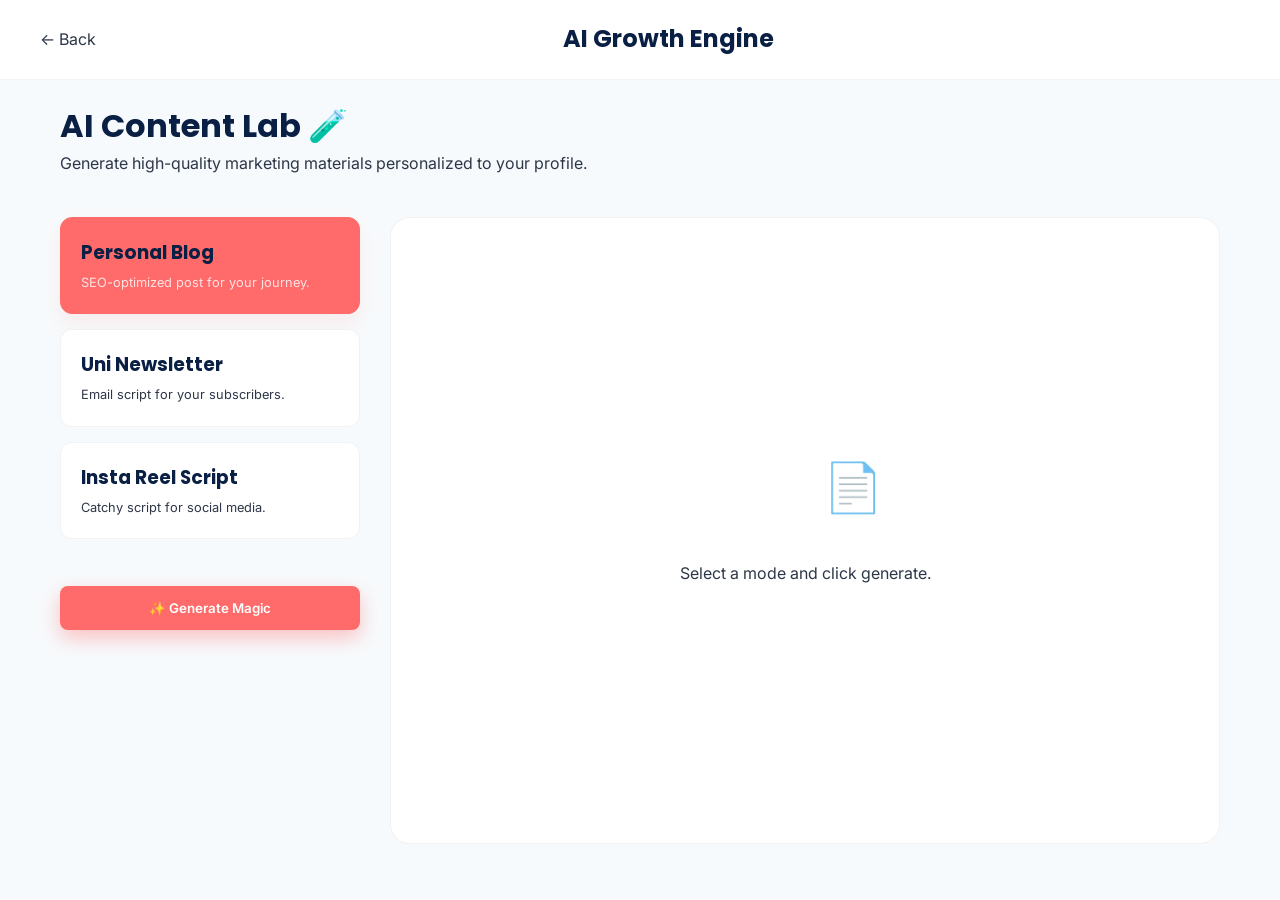
<file: frontend/content-lab.html>
<!DOCTYPE html>
<html lang="en">
<head>
    <meta charset="UTF-8">
    <meta name="viewport" content="width=device-width, initial-scale=1.0">
    <title>AI Content Lab - EduPath AI</title>
    <link rel="stylesheet" href="css/style.css">
    <script src="js/api.js"></script>
    <script src="js/auth.js"></script>
    <style>
        .lab-layout { display: flex; gap: 30px; margin-top: 40px; }
        .lab-sidebar { width: 300px; display: flex; flex-direction: column; gap: 15px; }
        .lab-main { flex: 1; min-height: 500px; }
        .mode-btn { 
            padding: 20px; border-radius: 12px; background: var(--white); border: 1px solid rgba(0,0,0,0.05);
            cursor: pointer; transition: all 0.3s; text-align: left;
        }
        .mode-btn:hover, .mode-btn.active { border-color: var(--secondary); box-shadow: 0 10px 20px rgba(255,107,107,0.1); }
        .mode-btn.active { background: var(--secondary); color: white; }
        .mode-btn.active p { color: white; opacity: 0.8; }
        
        .content-display { 
            background: var(--white); border-radius: 20px; padding: 40px; 
            min-height: 400px; border: 1px solid rgba(0,0,0,0.05); white-space: pre-wrap;
            font-family: 'Inter', sans-serif; line-height: 1.8; color: var(--neutral-dark);
        }
    </style>
</head>
<body style="background: var(--neutral-light);">

    <nav class="navbar">
        <div class="logo"><a href="dashboard.html">← Back</a></div>
        <div class="logo"><h2>AI Growth Engine</h2></div>
        <div></div>
    </nav>

    <div style="padding-top: 100px;" class="container">
        <div class="fade-in">
            <h1>AI Content Lab 🧪</h1>
            <p>Generate high-quality marketing materials personalized to your profile.</p>
        </div>

        <div class="lab-layout">
            <aside class="lab-sidebar fade-in">
                <div class="mode-btn active" onclick="setMode('blog', this)">
                    <h3 style="margin-bottom:5px;">Personal Blog</h3>
                    <p style="font-size: 0.8rem; color:var(--text-muted);">SEO-optimized post for your journey.</p>
                </div>
                <div class="mode-btn" onclick="setMode('newsletter', this)">
                    <h3 style="margin-bottom:5px;">Uni Newsletter</h3>
                    <p style="font-size: 0.8rem; color:var(--text-muted);">Email script for your subscribers.</p>
                </div>
                <div class="mode-btn" onclick="setMode('reel', this)">
                    <h3 style="margin-bottom:5px;">Insta Reel Script</h3>
                    <p style="font-size: 0.8rem; color:var(--text-muted);">Catchy script for social media.</p>
                </div>
                
                <button id="genBtn" class="btn btn-primary w-full mt-8" onclick="generate()">✨ Generate Magic</button>
            </aside>

            <main class="lab-main fade-in" style="animation-delay: 0.2s;">
                <div id="contentBox" class="content-display">
                    <div style="text-align:center; padding: 100px; color: var(--text-muted);">
                        <span style="font-size: 3rem;">📄</span>
                        <p>Select a mode and click generate.</p>
                    </div>
                </div>
            </main>
        </div>
    </div>

    <script>
        let currentMode = 'blog';

        function setMode(mode, btn) {
            currentMode = mode;
            document.querySelectorAll('.mode-btn').forEach(b => b.classList.remove('active'));
            btn.classList.add('active');
        }

        async function generate() {
            const studentId = auth.getStudentId();
            const btn = document.getElementById('genBtn');
            const box = document.getElementById('contentBox');

            btn.disabled = true;
            btn.innerText = "Writing...";
            box.style.opacity = "0.5";

            const res = await api.generateContent({
                student_id: parseInt(studentId),
                content_type: currentMode
            });

            btn.disabled = false;
            btn.innerText = "✨ Generate Magic";
            box.style.opacity = "1";

            if (res.content) {
                box.innerText = res.content;
            } else {
                box.innerText = "Error: " + (res.error || "Generation failed.");
            }
        }
    </script>
</body>
</html>
</file>
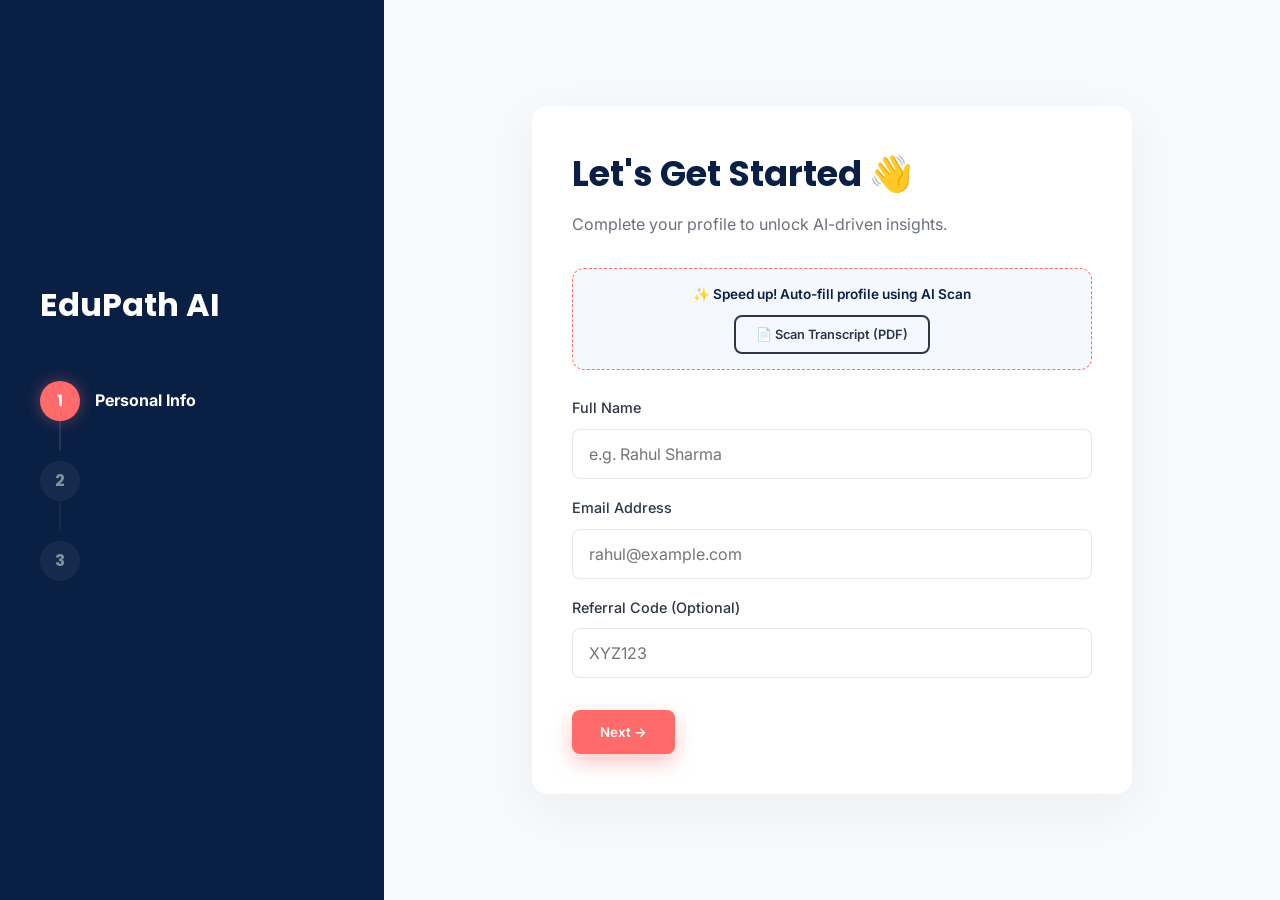
<file: frontend/dashboard.html>
<!DOCTYPE html>
<html lang="en">
<head>
    <meta charset="UTF-8">
    <meta name="viewport" content="width=device-width, initial-scale=1.0">
    <title>Mission Control - EduPath AI</title>
    <link href="https://fonts.googleapis.com/css2?family=Plus+Jakarta+Sans:wght@400;500;600;700;800&display=swap" rel="stylesheet">
    <script src="js/auth.js"></script>
    <script>auth.checkAuthAndRedirect();</script>
    <style>
        :root {
            --bg-main: #f8fafc;
            --sidebar-bg: rgba(255, 255, 255, 0.8);
            --primary: #3b82f6;
            --glass-card: rgba(255, 255, 255, 0.4);
            --glass-border: rgba(255, 255, 255, 0.6);
            --text-dark: #0f172a;
            --text-muted: #64748b;
            --accent: #6366f1;
        }

        * { margin: 0; padding: 0; box-sizing: border-box; font-family: 'Plus Jakarta Sans', sans-serif; }
        
        body {
            background-color: var(--bg-main);
            color: var(--text-dark);
            display: flex;
            min-height: 100vh;
            overflow-x: hidden;
            position: relative;
        }

        /* LIGHT MODE DYNAMIC BLOBS */
        .bg-blobs {
            position: fixed; top: 0; left: 0; right: 0; bottom: 0;
            z-index: -1; filter: blur(100px);
            background: linear-gradient(135deg, #f0f9ff 0%, #e0f2fe 100%);
        }
        .blob { position: absolute; border-radius: 50%; animation: move 20s infinite alternate; opacity: 0.5; }
        .blob-1 { width: 500px; height: 500px; background: #93c5fd; top: -100px; left: -100px; animation-duration: 25s; }
        .blob-2 { width: 400px; height: 400px; background: #c4b5fd; bottom: -50px; right: 10%; animation-duration: 30s; }
        .blob-3 { width: 300px; height: 300px; background: #fda4af; top: 20%; right: -50px; animation-duration: 20s; }

        @keyframes move {
            from { transform: translate(0, 0) scale(1.1); }
            to { transform: translate(80px, 80px) scale(1.3); }
        }

        /* SIDEBAR LIGHT GLASS */
        .sidebar {
            width: 280px;
            background: var(--sidebar-bg);
            backdrop-filter: blur(40px);
            border-right: 1px solid var(--glass-border);
            padding: 40px 24px;
            display: flex; flex-direction: column;
            z-index: 10;
            position: fixed;
            height: 100vh;
            transition: transform 0.3s ease;
        }

        .logo-area { display: flex; align-items: center; gap: 12px; margin-bottom: 60px; }
        .logo-icon {
            width: 42px; height: 42px; background: linear-gradient(135deg, #3b82f6, #6366f1);
            border-radius: 12px; display: flex; align-items: center; justify-content: center;
            font-weight: 800; color: white; box-shadow: 0 10px 20px rgba(59, 130, 246, 0.2);
            position: relative;
        }
        .logo-text { font-size: 1.5rem; font-weight: 800; letter-spacing: -1px; color: var(--text-dark); }

        .nav-link {
            padding: 16px 20px; border-radius: 16px; margin-bottom: 8px;
            display: flex; align-items: center; gap: 14px;
            color: var(--text-muted); font-weight: 600; font-size: 0.95rem;
            transition: all 0.3s cubic-bezier(0.4, 0, 0.2, 1);
            text-decoration: none;
        }
        .nav-link:hover, .nav-link.active {
            background: rgba(0, 0, 0, 0.03);
            color: var(--text-dark);
            transform: translateX(5px);
        }
        .nav-link.active { background: rgba(59, 130, 246, 0.08); color: var(--primary); }

        /* MAIN DASHBOARD LIGHT */
        .main-container { 
            flex: 1; 
            margin-left: 280px;
            padding: 40px 60px; 
            z-index: 1; 
            max-width: 1600px;
        }
        
        .top-bar { display: flex; justify-content: space-between; align-items: center; margin-bottom: 50px; flex-wrap: wrap; gap: 20px; }
        .welcome-text h1 { font-size: 2.8rem; font-weight: 800; letter-spacing: -2px; color: var(--text-dark); }
        .welcome-text p { color: var(--text-muted); font-weight: 600; font-size: 0.8rem; text-transform: uppercase; letter-spacing: 1px; }

        .header-actions { display: flex; gap: 20px; align-items: center; flex-wrap: wrap; }
        .pill-stat {
            background: rgba(255,255,255,0.6); border: 1px solid var(--glass-border);
            padding: 10px 20px; border-radius: 40px;
            display: flex; align-items: center; gap: 10px;
            font-weight: 700; color: var(--text-dark);
            backdrop-filter: blur(10px);
            box-shadow: 0 4px 12px rgba(0,0,0,0.03);
        }

        /* BENTO GRID LIGHT GLASS */
        .bento-grid {
            display: grid;
            grid-template-columns: repeat(3, 1fr);
            grid-auto-rows: minmax(200px, auto);
            gap: 24px;
        }

        .glass-card {
            background: var(--glass-card);
            border: 1px solid var(--glass-border);
            backdrop-filter: blur(20px);
            border-radius: 32px;
            padding: 32px;
            position: relative;
            overflow: hidden;
            transition: all 0.4s cubic-bezier(0.4, 0, 0.2, 1);
            display: flex; flex-direction: column;
            box-shadow: 0 10px 40px rgba(0,0,0,0.02);
            min-height: 200px;
        }
        .glass-card:hover {
            transform: translateY(-8px);
            background: rgba(255, 255, 255, 0.6);
            border-color: rgba(255,255,255,0.8);
            box-shadow: 0 32px 64px rgba(0,0,0,0.08);
        }

        .card-large { grid-column: span 2; grid-row: span 2; }
        .card-tall { grid-row: span 2; }

        .card-icon {
            font-size: 3rem; margin-bottom: 24px;
            filter: drop-shadow(0 10px 20px rgba(0,0,0,0.05));
        }

        .glass-card h3 { font-size: 1.4rem; font-weight: 800; margin-bottom: 12px; color: var(--text-dark); letter-spacing: -0.5px; }
        .glass-card p { font-size: 0.95rem; color: var(--text-muted); line-height: 1.6; margin-bottom: 24px; flex-grow: 0; font-weight: 500; }

        .action-btn {
            background: var(--text-dark);
            color: white; padding: 14px; border-radius: 18px;
            font-weight: 700; text-align: center; text-decoration: none;
            transition: all 0.3s;
            margin-top: auto;
        }
        .action-btn:hover { transform: translateY(-3px); box-shadow: 0 10px 20px rgba(0,0,0,0.1); }

        .btn-outline {
            background: transparent; border: 1px solid rgba(0,0,0,0.1);
            color: var(--text-dark);
        }
        .btn-outline:hover { background: rgba(0,0,0,0.05); }

        /* PROGRESS RING LIGHT */
        .ring-container { position: absolute; top: 32px; right: 32px; width: 100px; height: 100px; }
        .ring-svg { transform: rotate(-90deg); }
        .ring-bg { fill: none; stroke: rgba(0,0,0,0.05); stroke-width: 8; }
        .ring-val { fill: none; stroke: var(--primary); stroke-width: 8; stroke-dasharray: 251.2; stroke-dashoffset: 60; stroke-linecap: round; transition: all 1s ease-out; }

        .reward-tag {
            background: #fef3c7; color: #92400e; font-weight: 800; font-size: 0.7rem;
            padding: 6px 14px; border-radius: 20px; position: absolute; top: 16px; right: 16px;
            text-transform: uppercase; letter-spacing: 1px; border: 1px solid #fde68a;
        }

        .status-badge {
            display: inline-flex; align-items: center; gap: 8px;
            padding: 6px 12px; border-radius: 20px;
            background: rgba(16, 185, 129, 0.1);
            color: #059669; font-size: 0.8rem; font-weight: 800;
        }
        .pulse { width: 8px; height: 8px; background: #10b981; border-radius: 50%; animation: pulse 2s infinite; }
        @keyframes pulse { 0% { opacity: 1; transform: scale(1); } 50% { opacity: 0.5; transform: scale(1.3); } 100% { opacity: 1; transform: scale(1); } }

        /* MOBILE MENU TOGGLE */
        .menu-toggle {
            display: none;
            position: fixed; top: 20px; right: 20px; z-index: 100;
            background: var(--primary); color: white;
            border: none; width: 48px; height: 48px; border-radius: 12px;
            align-items: center; justify-content: center;
            box-shadow: 0 10px 20px rgba(59, 130, 246, 0.3);
            cursor: pointer;
        }

        /* RESPONSIVE QUERIES */
        @media (max-width: 1200px) {
            .bento-grid { grid-template-columns: repeat(2, 1fr); }
            .main-container { padding: 40px; }
        }

        @media (max-width: 900px) {
            .sidebar { transform: translateX(-100%); }
            .sidebar.active { transform: translateX(0); }
            .main-container { margin-left: 0; padding: 80px 24px 40px; }
            .menu-toggle { display: flex; }
            .welcome-text h1 { font-size: 2.2rem; }
        }

        @media (max-width: 600px) {
            .bento-grid { grid-template-columns: 1fr; grid-auto-rows: auto; }
            .card-large, .card-tall { grid-column: span 1; grid-row: span 1; }
            .top-bar { flex-direction: column; align-items: flex-start; }
            .header-actions { width: 100%; justify-content: space-between; }
            .welcome-text h1 { font-size: 1.8rem; }
            .ring-container { position: relative; top: 0; right: 0; margin-bottom: 20px; width: 80px; height: 80px; }
            .ring-svg { width: 80px; height: 80px; }
            .glass-card { padding: 24px; }
        }
    </style>
</head>
<body>

    <button class="menu-toggle" id="menuToggle">
        <svg width="24" height="24" viewBox="0 0 24 24" fill="none" stroke="currentColor" stroke-width="2"><line x1="3" y1="12" x2="21" y2="12"></line><line x1="3" y1="6" x2="21" y2="6"></line><line x1="3" y1="18" x2="21" y2="18"></line></svg>
    </button>

    <div class="bg-blobs">
        <div class="blob blob-1"></div>
        <div class="blob blob-2"></div>
        <div class="blob blob-3"></div>
    </div>

    <aside class="sidebar">
        <div class="logo-area">
            <div class="logo-icon">E</div>
            <div class="logo-text">EduPath<span style="color:var(--primary);">AI</span></div>
        </div>

        <nav>
            <a href="#" class="nav-link active">
                <svg width="20" height="20" viewBox="0 0 24 24" fill="none" stroke="currentColor" stroke-width="2"><rect x="3" y="3" width="7" height="7"></rect><rect x="14" y="3" width="7" height="7"></rect><rect x="14" y="14" width="7" height="7"></rect><rect x="3" y="14" width="7" height="7"></rect></svg>
                Core Control
            </a>
            <a href="navigator.html" class="nav-link">
                <svg width="20" height="20" viewBox="0 0 24 24" fill="none" stroke="currentColor" stroke-width="2"><polygon points="3 11 22 2 13 21 11 13 3 11"></polygon></svg>
                Career Radar
            </a>
            <a href="timeline.html" class="nav-link">
                <svg width="20" height="20" viewBox="0 0 24 24" fill="none" stroke="currentColor" stroke-width="2"><rect x="3" y="4" width="18" height="18" rx="2" ry="2"></rect><line x1="16" y1="2" x2="16" y2="6"></line><line x1="8" y1="2" x2="8" y2="6"></line><line x1="3" y1="10" x2="21" y2="10"></line></svg>
                Journey Roadmap
            </a>
            <a href="chat.html" class="nav-link">
                <svg width="20" height="20" viewBox="0 0 24 24" fill="none" stroke="currentColor" stroke-width="2"><path d="M21 15a2 2 0 0 1-2 2H7l-4 4V5a2 2 0 0 1 2-2h14a2 2 0 0 1 2 2z"></path></svg>
                AI Mentor
            </a>
            <a href="sop-reviewer.html" class="nav-link">
                <svg width="20" height="20" viewBox="0 0 24 24" fill="none" stroke="currentColor" stroke-width="2"><path d="M11 4H4a2 2 0 0 0-2 2v14a2 2 0 0 0 2 2h14a2 2 0 0 0 2-2v-7"></path><path d="M18.5 2.5a2.121 2.121 0 0 1 3 3L12 15l-4 1 1-4 9.5-9.5z"></path></svg>
                SOP Intel
            </a>
            <a href="content-lab.html" class="nav-link">

                <svg width="20" height="20" viewBox="0 0 24 24" fill="none" stroke="currentColor" stroke-width="2"><path d="M12 19l7-7 3 3-7 7-3-3z"></path><path d="M18 13l-1.5-7.5L2 2l3.5 14.5L13 18l5-5z"></path><path d="M2 2l7.5 1.5"></path><path d="M7 11l5-5"></path></svg>
                Content Lab
            </a>
            <a href="roi.html" class="nav-link">

                <svg width="20" height="20" viewBox="0 0 24 24" fill="none" stroke="currentColor" stroke-width="2"><line x1="18" y1="20" x2="18" y2="10"></line><line x1="12" y1="20" x2="12" y2="4"></line><line x1="6" y1="20" x2="6" y2="14"></line></svg>
                ROI Intel
            </a>
            <a href="login.html" onclick="auth.logout()" class="nav-link" style="margin-top: auto; color: #ef4444;">
                <svg width="20" height="20" viewBox="0 0 24 24" fill="none" stroke="currentColor" stroke-width="2"><path d="M9 21H5a2 2 0 0 1-2-2V5a2 2 0 0 1 2-2h4"></path><polyline points="16 17 21 12 16 7"></polyline><line x1="21" y1="12" x2="9" y2="12"></line></svg>
                Disconnect
            </a>
        </nav>
    </aside>

    <main class="main-container">
        <div class="top-bar">
            <div class="welcome-text">
                <p>Mission Status: Online</p>
                <h1>Welcome, <span id="userName" style="color:var(--primary);">Player</span></h1>
            </div>
            <div class="header-actions">
                <div class="pill-stat">
                    <span>✨</span> <span id="rewardPoints">0</span> <span style="font-size: 0.7rem; color: var(--text-muted); font-weight: 600;">POINTS</span>
                </div>
                <a href="profile.html" style="text-decoration:none;">
                    <div class="glass-card" style="padding: 8px 16px; border-radius: 40px; display: flex; align-items: center; gap: 12px; border-color: rgba(0,0,0,0.05);">
                        <div style="width:32px; height:32px; border-radius:12px; background:var(--primary); display:flex; align-items:center; justify-content:center; font-weight:800; color:white; font-size:0.8rem;">S</div>
                        <span style="font-size: 0.9rem; font-weight: 700; color: var(--text-dark);">Profile Settings</span>
                    </div>
                </a>
            </div>
        </div>

        <div class="bento-grid">
            
            <div class="glass-card card-large">
                <div class="reward-tag" style="background:#dcfce7; color:#166534; border-color:#bbf7d0;">98% Accuracy</div>
                <div class="card-icon">🔮</div>
                <h3>Admission Predictor</h3>
                <p>Our AI scans your unique profile against 24,000 global data points. Real-time probability scoring based on visa trends and university capacity.</p>
                
                <div class="ring-container">
                    <svg class="ring-svg" width="100" height="100">
                        <circle class="ring-bg" cx="50" cy="50" r="40"></circle>
                        <circle class="ring-val" id="probRing" cx="50" cy="50" r="40"></circle>
                    </svg>
                    <div style="position:absolute; top:50%; left:50%; transform:translate(-50%, -50%); font-weight:800; font-size:1.2rem; color:var(--text-dark);" id="probVal">75%</div>
                </div>

                <a href="predictor.html" class="action-btn" style="width: 220px;">Launch Forecast →</a>
            </div>

            <div class="glass-card card-tall" id="aiMentorCard" style="border-color: rgba(99, 102, 241, 0.2);">
                <div class="card-icon">🤖</div>
                <h3>AI Mentor <span id="proBadge" style="display:none; font-size: 0.7rem; background: var(--accent); color: white; padding: 2px 8px; border-radius: 10px; vertical-align: middle;">PRO</span></h3>
                <p id="aiCardText">Direct neural connection to your personal Llama-3.3 advisor. Get real-time answers for applications and career roadmaps.</p>
                
                <div class="status-badge" style="margin-bottom: 24px;">
                    <div class="pulse"></div>
                    <span id="aiStatusText">AI Ready</span>
                </div>

                <a href="chat.html" class="action-btn">Open Console</a>
            </div>

            <div class="glass-card">
                <div class="card-icon">📈</div>
                <h3>ROI Analyzer</h3>
                <p>Dynamic 10-year wealth progression based on country-specific salary data.</p>
                <a href="roi.html" class="nav-link" style="padding:0; color:var(--primary); font-size:0.9rem;">View Projections →</a>
            </div>

            <div class="glass-card">
                <div class="reward-tag">NEW PERK</div>
                <div class="card-icon">🏆</div>
                <h3>Rewards Store</h3>
                <p>Unlock Priority AI access and personalized reports with points.</p>
                <button onclick="redeemPoints(50)" id="unlockBtn" class="action-btn btn-outline" style="font-size:0.8rem;">Unlock Pro (50 pts)</button>
            </div>

            <div class="glass-card card-large">
                <div class="card-icon">🎁</div>
                <div style="display:flex; gap: 40px; align-items:flex-start; width:100%; flex-wrap: wrap;">
                    <div style="flex:1; min-width: 300px;">
                        <h3>Refer & Accelerate</h3>
                        <p>Expand the EduPath network and earn rewards. Every friend who joins using your link boosts your rank and grants you ✨ 50 Power Points.</p>
                        
                        <div style="display: grid; grid-template-columns: repeat(3, 1fr); gap: 12px; margin-bottom: 24px;">
                            <div style="background: rgba(59, 130, 246, 0.05); padding: 12px; border-radius: 16px; text-align: center; border: 1px solid rgba(59, 130, 246, 0.1);">
                                <div style="font-weight: 800; color: var(--primary); font-size: 1.2rem;" id="totalReferrals">0</div>
                                <div style="font-size: 0.65rem; font-weight: 700; color: var(--text-muted); text-transform: uppercase;">Friends Synced</div>
                            </div>
                            <div style="background: rgba(16, 185, 129, 0.05); padding: 12px; border-radius: 16px; text-align: center; border: 1px solid rgba(16, 185, 129, 0.1);">
                                <div style="font-weight: 800; color: #10b981; font-size: 1.2rem;">50</div>
                                <div style="font-size: 0.65rem; font-weight: 700; color: var(--text-muted); text-transform: uppercase;">Points / Ref</div>
                            </div>
                            <div style="background: rgba(99, 102, 241, 0.05); padding: 12px; border-radius: 16px; text-align: center; border: 1px solid rgba(99, 102, 241, 0.1);">
                                <div style="font-weight: 800; color: var(--accent); font-size: 1.2rem;">PRO</div>
                                <div style="font-size: 0.65rem; font-weight: 700; color: var(--text-muted); text-transform: uppercase;">Unlock Goal</div>
                            </div>
                        </div>

                        <div style="background: rgba(255,255,255,0.6); padding: 18px; border-radius: 20px; border: 1px solid var(--glass-border); display:flex; justify-content:space-between; align-items:center; box-shadow: inset 0 2px 4px rgba(0,0,0,0.02);">
                            <code id="displayReferralCode" style="font-size: 1.1rem; font-weight: 800; color: var(--primary); letter-spacing: 2px;">FETCHING...</code>
                            <button onclick="copyReferralLink()" class="action-btn" style="padding: 10px 24px; margin-top: 0;">Copy Link</button>
                        </div>
                    </div>

                    <div style="width: 280px;">
                        <h4 style="font-size: 0.8rem; text-transform: uppercase; letter-spacing: 1px; color: var(--text-muted); margin-bottom: 16px;">How it Works</h4>
                        <div style="display: flex; flex-direction: column; gap: 12px;">
                            <div style="display: flex; gap: 12px; align-items: center;">
                                <div style="width: 28px; height: 28px; border-radius: 8px; background: var(--primary); color: white; display: flex; align-items: center; justify-content: center; font-weight: 800; font-size: 0.8rem;">1</div>
                                <span style="font-size: 0.85rem; font-weight: 600;">Share your unique link</span>
                            </div>
                            <div style="display: flex; gap: 12px; align-items: center;">
                                <div style="width: 28px; height: 28px; border-radius: 8px; background: var(--primary); color: white; display: flex; align-items: center; justify-content: center; font-weight: 800; font-size: 0.8rem;">2</div>
                                <span style="font-size: 0.85rem; font-weight: 600;">Friends sync their profile</span>
                            </div>
                            <div style="display: flex; gap: 12px; align-items: center;">
                                <div style="width: 28px; height: 28px; border-radius: 8px; background: var(--primary); color: white; display: flex; align-items: center; justify-content: center; font-weight: 800; font-size: 0.8rem;">3</div>
                                <span style="font-size: 0.85rem; font-weight: 600;">Instantly earn 50 points</span>
                            </div>
                            <div style="display: flex; gap: 12px; align-items: center; margin-top: 8px; padding-top: 8px; border-top: 1px solid rgba(0,0,0,0.05);">
                                <div style="font-size: 1.2rem;">✨</div>
                                <span style="font-size: 0.8rem; font-weight: 500; color: var(--text-muted);">Points can be used to unlock <strong style="color:var(--text-dark);">AI Pro Advisor</strong>.</span>
                            </div>
                        </div>
                    </div>
                </div>
            </div>

            <div class="glass-card">
                <div class="card-icon">🏦</div>
                <h3>Loan Gateway</h3>
                <p>Instant bank eligibility checks and EMI parsing.</p>
                <a href="loan.html" class="action-btn btn-outline" style="font-size:0.8rem;">Compare Loans</a>
            </div>

            <div class="glass-card">
                <div class="card-icon">👩‍🏫</div>
                <h3>SOP Reviewer</h3>
                <p>Get your Statement of Purpose graded by AI admissions officers.</p>
                <a href="sop-reviewer.html" class="action-btn btn-outline" style="font-size:0.8rem;">Analyze Draft</a>
            </div>

            <div class="glass-card">
                <div class="card-icon">📅</div>

                <h3>Journey Timeline</h3>
                <p>Track your 12-month strategic roadmap to your university.</p>
                <a href="timeline.html" class="action-btn btn-outline" style="font-size:0.8rem;">View Roadmap</a>
            </div>

        </div>
    </main>

    <!-- SMART NUDGE TOAST -->
    <div id="smartNudge" class="glass-card" style="position:fixed; bottom: 30px; right: 30px; width: 320px; z-index: 1000; border-left: 5px solid var(--secondary); transform: translateX(400px); transition: transform 0.5s ease; min-height: auto; padding: 20px;">
        <div style="display:flex; justify-content:space-between; align-items:start;">
            <p style="font-weight: 800; font-size: 0.7rem; color: var(--secondary); margin-bottom: 5px;">🔥 SMART NUDGE</p>
            <button onclick="closeNudge()" style="background:none; border:none; color:var(--text-muted); cursor:pointer; font-weight:800;">×</button>
        </div>
        <p style="font-size: 0.85rem; margin-bottom: 0;" id="nudgeText">Your profile matches 3 new universities in Canada! Check them out.</p>
    </div>


    <script src="js/api.js"></script>
    <script>
        document.addEventListener("DOMContentLoaded", async () => {
            const studentId = auth.getStudentId();
            const profile = auth.getProfile();
            
            if(profile && profile.name) {
                document.getElementById("userName").innerText = profile.name.split(' ')[0];
            }

            if (studentId) {
                const stats = await api.getReferralStats(studentId);
                if (stats && !stats.error) {
                    document.getElementById("rewardPoints").innerText = stats.referral_points || 0;
                    document.getElementById("displayReferralCode").innerText = stats.referral_code || "N/A";
                    
                    const totalRefEl = document.getElementById("totalReferrals");
                    if(totalRefEl) totalRefEl.innerText = stats.total_referrals || 0;

                    window.myReferralCode = stats.referral_code;
                    window.currentPoints = stats.referral_points || 0;

                    if(localStorage.getItem('aiProMode') === 'true') {
                        unlockProUI();
                    }
                }
            }
            
            setTimeout(() => {
                const ring = document.getElementById("probRing");
                if(ring) ring.style.strokeDashoffset = "62.8";
            }, 500);
        });

        function unlockProUI() {
            document.getElementById("proBadge").style.display = "inline-block";
            document.getElementById("aiStatusText").innerText = "Priority Mode On";
            const btn = document.getElementById("unlockBtn");
            if(btn) { btn.innerText = "Active"; btn.disabled = true; btn.style.opacity = "0.5"; }
        }

        async function redeemPoints(amount) {
            if(window.currentPoints < amount) return alert(`Need ${amount} points.`);
            if(confirm(`Upgrade to Pro Mode?`)) {
                localStorage.setItem('aiProMode', 'true');
                window.currentPoints -= amount;
                document.getElementById("rewardPoints").innerText = window.currentPoints;
                unlockProUI();
                alert("✨ Profile Upgraded!");
            }
        }

        const menuToggle = document.getElementById('menuToggle');
        const sidebar = document.querySelector('.sidebar');

        menuToggle.addEventListener('click', () => {
            sidebar.classList.toggle('active');
        });

        // Close sidebar when clicking outside on mobile
        document.addEventListener('click', (e) => {
            if (window.innerWidth <= 900 && !sidebar.contains(e.target) && !menuToggle.contains(e.target)) {
                sidebar.classList.remove('active');
            }
        });

        function copyReferralLink() {
            const code = window.myReferralCode;
            if (!code) return;
            const url = `${window.location.origin}/onboarding.html?ref=${code}`;
            navigator.clipboard.writeText(url).then(() => alert("Copied!"));
        }

        // Smart Nudge Logic
        function showNudge(text) {
            const nudge = document.getElementById('smartNudge');
            document.getElementById('nudgeText').innerText = text;
            nudge.style.transform = 'translateX(0)';
            setTimeout(() => {
                closeNudge();
            }, 6000);
        }

        function closeNudge() {
            document.getElementById('smartNudge').style.transform = 'translateX(400px)';
        }

        setTimeout(() => {
            showNudge("Don't forget to upload your IELTS score for better accuracy!");
        }, 3000);
    </script>

</body>
</html>
</file>
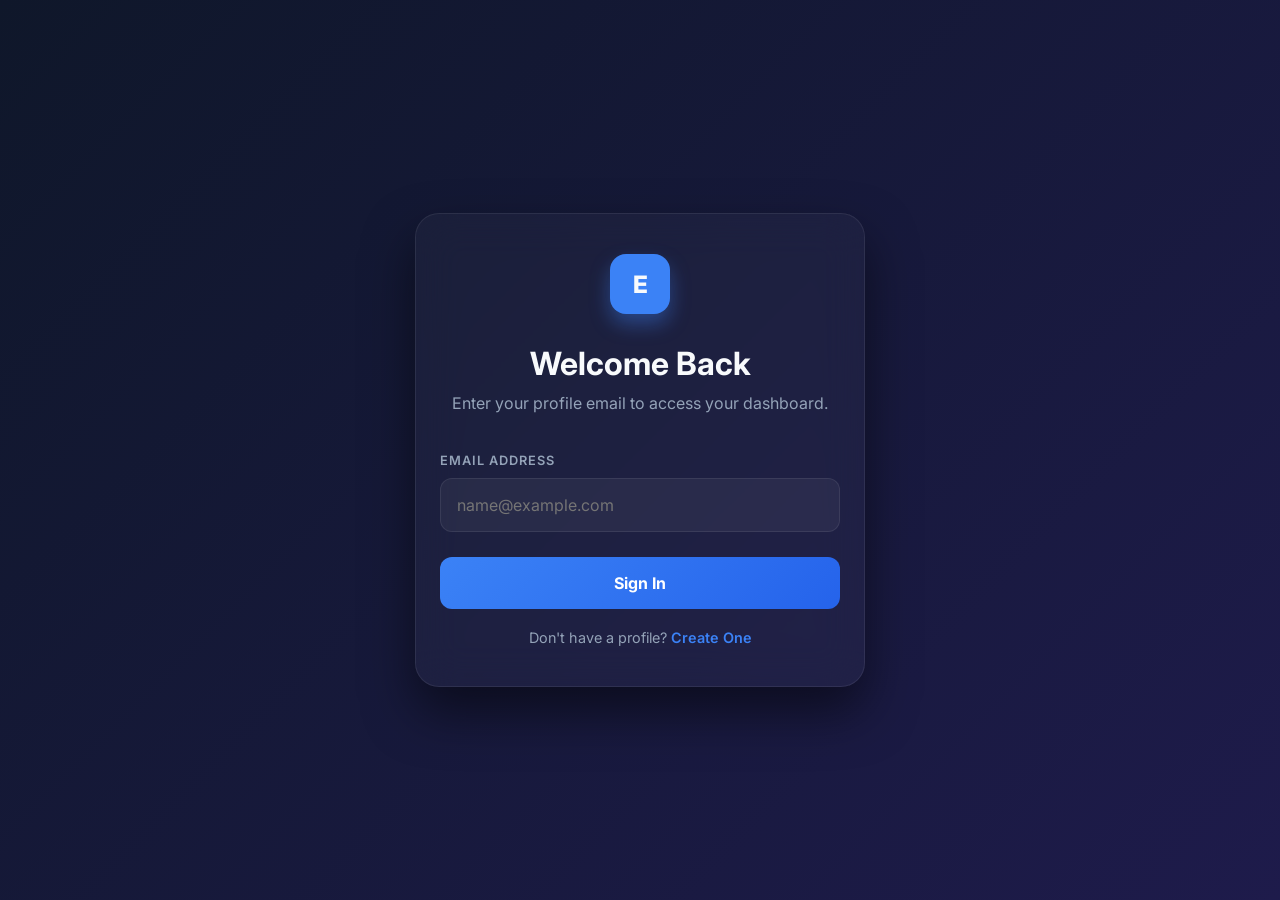
<file: frontend/login.html>
<!DOCTYPE html>
<html lang="en">
<head>
    <meta charset="UTF-8">
    <meta name="viewport" content="width=device-width, initial-scale=1.0">
    <title>Login - EduPath AI</title>
    <link href="https://fonts.googleapis.com/css2?family=Inter:wght@400;500;600;700&display=swap" rel="stylesheet">
    <script src="js/api.js"></script>
    <script src="js/auth.js"></script>
    <style>
        :root {
            --slate-900: #0f172a;
            --purple-900: #1e1b4b;
            --electric-blue: #3b82f6;
            --electric-glow: rgba(59, 130, 246, 0.4);
            --card-bg: rgba(255, 255, 255, 0.03);
            --card-border: rgba(255, 255, 255, 0.08);
            --text-main: #f8fafc;
            --text-muted: #94a3b8;
        }

        * { margin: 0; padding: 0; box-sizing: border-box; font-family: 'Inter', sans-serif; }
        
        body {
            background: linear-gradient(135deg, var(--slate-900) 0%, var(--purple-900) 100%);
            color: var(--text-main);
            min-height: 100vh;
            display: flex;
            align-items: center;
            justify-content: center;
            padding: 24px;
        }

        .login-card {
            background: var(--card-bg);
            border: 1px solid var(--card-border);
            backdrop-filter: blur(20px);
            border-radius: 24px;
            padding: 40px 24px;
            width: 100%;
            max-width: 450px;
            box-shadow: 0 25px 50px rgba(0,0,0,0.5);
            text-align: center;
            animation: fadeIn 0.6s ease;
        }

        @media (max-width: 480px) {
            h1 { font-size: 1.6rem; }
            .logo-box { width: 50px; height: 50px; font-size: 1.2rem; margin-bottom: 20px; }
        }

        @keyframes fadeIn {
            from { opacity: 0; transform: translateY(20px); }
            to { opacity: 1; transform: translateY(0); }
        }

        .logo-box {
            width: 60px; height: 60px;
            background: var(--electric-blue);
            border-radius: 16px;
            margin: 0 auto 30px auto;
            display: flex; align-items: center; justify-content: center;
            font-size: 1.5rem; font-weight: 800;
            box-shadow: 0 10px 20px var(--electric-glow);
        }

        h1 { font-size: 2rem; margin-bottom: 10px; font-weight: 700; }
        p { color: var(--text-muted); margin-bottom: 40px; }

        .input-group { text-align: left; margin-bottom: 25px; }
        label { display: block; font-size: 0.8rem; font-weight: 600; color: var(--text-muted); margin-bottom: 10px; text-transform: uppercase; letter-spacing: 1px; }
        
        input {
            width: 100%;
            background: rgba(255,255,255,0.05);
            border: 1px solid var(--card-border);
            border-radius: 12px;
            padding: 16px;
            color: white;
            font-size: 1rem;
            outline: none;
            transition: all 0.2s;
        }
        input:focus { border-color: var(--electric-blue); box-shadow: 0 0 15px var(--electric-glow); }

        .btn-login {
            width: 100%;
            background: linear-gradient(135deg, #3b82f6, #2563eb);
            color: white;
            border: none;
            padding: 16px;
            border-radius: 12px;
            font-size: 1rem;
            font-weight: 700;
            cursor: pointer;
            transition: all 0.3s;
            margin-bottom: 20px;
        }
        .btn-login:hover { transform: translateY(-2px); box-shadow: 0 10px 20px rgba(37, 99, 235, 0.4); }

        .footer-links { font-size: 0.9rem; color: var(--text-muted); }
        .footer-links a { color: var(--electric-blue); font-weight: 600; text-decoration: none; }
    </style>
</head>
<body>

    <div class="login-card">
        <div class="logo-box">E</div>
        <h1>Welcome Back</h1>
        <p>Enter your profile email to access your dashboard.</p>

        <form id="loginForm">
            <div class="input-group">
                <label>Email Address</label>
                <input type="email" id="email" placeholder="name@example.com" required>
            </div>

            <button type="submit" class="btn-login" id="submitBtn">Sign In</button>
        </form>

        <div class="footer-links">
            Don't have a profile? <a href="onboarding.html">Create One</a>
        </div>
    </div>

    <script>
        document.getElementById("loginForm").addEventListener("submit", async (e) => {
            e.preventDefault();
            const email = document.getElementById("email").value.trim();
            const btn = document.getElementById("submitBtn");
            
            btn.innerText = "Verifying...";
            btn.disabled = true;

            const res = await api.login(email);
            
            if (res && res.id) {
                auth.saveStudentId(res.id);
                auth.saveProfile(res);
                window.location.href = "dashboard.html";
            } else {
                alert("No profile found with this email. Please check the email or create a new profile.");
                btn.innerText = "Sign In";
                btn.disabled = false;
            }
        });
    </script>
</body>
</html>
</file>
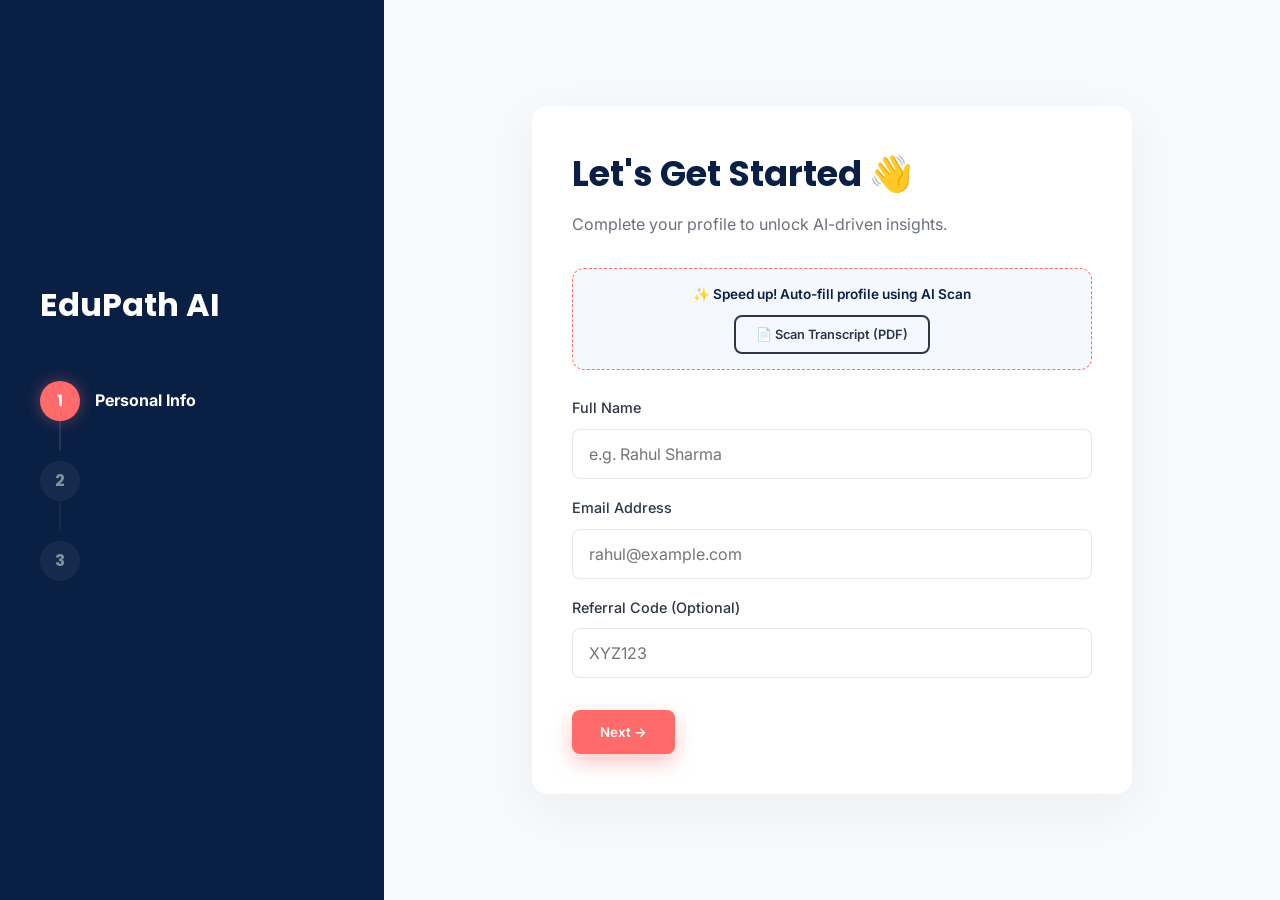
<file: frontend/onboarding.html>
<!DOCTYPE html>
<html lang="en">
<head>
    <meta charset="UTF-8">
    <meta name="viewport" content="width=device-width, initial-scale=1.0">
    <title>EduPath AI - Profile Setup</title>
    <link rel="stylesheet" href="css/style.css">
    <script src="js/api.js"></script>
    <script src="js/auth.js"></script>
    <style>
        .split-layout { display: flex; min-height: 100vh; background: var(--neutral-light); }
        .sidebar { width: 30%; background: var(--primary); color: white; padding: 50px 40px; display: flex; flex-direction: column; justify-content: center; }
        .content { width: 70%; padding: 50px; display: flex; align-items: center; justify-content: center; }
        
        .tracker-item { display: flex; align-items: center; gap: 15px; margin-bottom: 40px; position: relative; opacity: 0.5; transition: all 0.3s; }
        .tracker-item::after { content: ''; position: absolute; left: 19px; top: 40px; bottom: -30px; width: 2px; background: rgba(255,255,255,0.1); }
        .tracker-item:last-child::after { display: none; }
        
        .tracker-icon { width: 40px; height: 40px; border-radius: 50%; background: rgba(255,255,255,0.1); display: flex; align-items: center; justify-content: center; font-weight: bold; font-family: 'Poppins', sans-serif; z-index: 1; transition: all 0.3s; }
        
        .tracker-item.active { opacity: 1; }
        .tracker-item.active .tracker-icon { background: var(--secondary); box-shadow: 0 0 15px var(--secondary-glow); color: white; }
        .tracker-item.active h4 { color: white; }

        .form-card { width: 100%; max-width: 600px; padding: 40px; background: var(--white); border-radius: 16px; box-shadow: 0 15px 50px rgba(10,31,68,0.05); }
        .step-content { display: none; opacity: 0; transition: opacity 0.4s; }
        .step-content.active { display: block; opacity: 1; }

        @media (max-width: 900px) {
            .split-layout { flex-direction: column; }
            .sidebar { width: 100%; padding: 30px; flex-direction: row; gap: 20px; min-height: auto; }
            .sidebar h2 { display: none; }
            .tracker-item { margin-bottom: 0; }
            .tracker-item::after { display: none; }
            .tracker-item h4 { display: none; }
            .content { width: 100%; padding: 20px; }
            .form-card { padding: 30px 20px; }
        }
    </style>
</head>
<body style="background: var(--neutral-light);">

<div class="split-layout">
    <!-- LEFT SIDEBAR -->
    <div class="sidebar">
        <h2 style="color: white; margin-bottom: 50px; font-size: 2rem;">EduPath AI</h2>
        
        <div class="tracker-item active" id="track1">
            <div class="tracker-icon">1</div>
            <div><h4 style="margin:0; font-family:'Inter', sans-serif;">Personal Info</h4></div>
        </div>
        <div class="tracker-item" id="track2">
            <div class="tracker-icon">2</div>
            <div><h4 style="margin:0; font-family:'Inter', sans-serif;">Academic Background</h4></div>
        </div>
        <div class="tracker-item" id="track3">
            <div class="tracker-icon">3</div>
            <div><h4 style="margin:0; font-family:'Inter', sans-serif;">Preferences</h4></div>
        </div>
    </div>

    <!-- RIGHT CONTENT -->
    <div class="content">
        <div class="form-card">
            <h1 style="font-size: 2.2rem; margin-bottom: 10px;">Let's Get Started 👋</h1>
            <p class="text-muted" style="margin-bottom: 30px;">Complete your profile to unlock AI-driven insights.</p>

            <form id="onboardingForm">
                <!-- AI SCAN SECTION -->
                <div style="background: rgba(59, 130, 246, 0.05); border: 1px dashed var(--secondary); padding: 15px; border-radius: 12px; margin-bottom: 25px; text-align: center;">
                    <p style="font-size: 0.85rem; font-weight: 600; color: var(--primary); margin-bottom: 10px;">✨ Speed up! Auto-fill profile using AI Scan</p>
                    <input type="file" id="transcriptFile" style="display: none;" accept=".pdf" onchange="handleFileScan(this)">
                    <button type="button" class="btn btn-outline" onclick="document.getElementById('transcriptFile').click()" id="scanBtn" style="font-size: 0.8rem; padding: 10px 20px;">
                        📄 Scan Transcript (PDF)
                    </button>
                    <div id="scanStatus" style="font-size: 0.75rem; color: var(--secondary); margin-top: 8px; display: none;">Scanning and parsing... please wait.</div>
                </div>

                <!-- STEP 1 -->
                <div class="step-content active" id="step1">
                    <div class="mb-4">
                        <label>Full Name</label>
                        <input type="text" id="name" required placeholder="e.g. Rahul Sharma">
                    </div>
                    <div class="mb-4">
                        <label>Email Address</label>
                        <input type="email" id="email" required placeholder="rahul@example.com">
                    </div>
                    <div class="mb-4">
                        <label>Referral Code (Optional)</label>
                        <input type="text" id="referral_code" placeholder="XYZ123" style="text-transform: uppercase;">
                    </div>
                    <div class="mt-8 flex justify-end">
                        <button type="button" class="btn btn-primary" onclick="goToStep(2)">Next →</button>
                    </div>
                </div>

                <!-- STEP 2 -->
                <div class="step-content" id="step2">
                    <div class="mb-4">
                        <label>Current Degree Program</label>
                        <input type="text" id="degree" required placeholder="B.Tech Computer Science">
                    </div>
                    <div class="mb-4">
                        <label>Cumulative GPA (out of 10)</label>
                        <input type="number" step="0.1" id="gpa" required placeholder="8.5">
                    </div>
                    <div class="mb-4">
                        <label>English Proficiency</label>
                        <select id="englishTest">
                            <option value="IELTS 7.0+">IELTS 7.0+ / TOEFL 100+</option>
                            <option value="IELTS 6.5">IELTS 6.0 - 6.5</option>
                            <option value="Not Taken Yet">Not Taken Yet</option>
                        </select>
                    </div>
                    <div class="mb-4">
                        <label>Work Experience (Months)</label>
                        <input type="number" id="workExp" value="0" min="0" required>
                    </div>
                    <div class="mt-8 flex justify-between">
                        <button type="button" class="btn btn-outline" onclick="goToStep(1)">← Previous</button>
                        <button type="button" class="btn btn-primary" onclick="goToStep(3)">Next →</button>
                    </div>
                </div>

                <!-- STEP 3 -->
                <div class="step-content" id="step3">
                    <div class="mb-4">
                        <label>Target Country</label>
                        <select id="targetCountry" required>
                            <option value="USA">United States (USA)</option>
                            <option value="UK">United Kingdom (UK)</option>
                            <option value="Canada">Canada</option>
                            <option value="Germany">Germany</option>
                            <option value="Australia">Australia</option>
                        </select>
                    </div>
                    <div class="mb-4">
                        <label>Target Course</label>
                        <select id="targetCourse" required>
                            <option value="MS CS">MS Computer Science</option>
                            <option value="MS Data Science">MS Data Science</option>
                            <option value="MBA">MBA</option>
                            <option value="Engineering Management">Engineering Management</option>
                        </select>
                    </div>
                    <div class="mb-4">
                        <label>Estimated Budget (INR)</label>
                        <div class="flex items-center gap-4 mt-4">
                            <input type="range" id="budgetRange" min="1000000" max="6000000" step="500000" value="2500000" oninput="document.getElementById('bVal').innerText=parseInt(this.value).toLocaleString('en-IN')">
                            <b style="color:var(--primary); font-size:1.1rem; min-width:120px;">₹<span id="bVal">25,00,000</span></b>
                        </div>
                    </div>
                    <div class="mb-4">
                        <label>Target Enrollment Month</label>
                        <input type="month" id="timeline" required>
                    </div>
                    <div class="mt-8 flex justify-between">
                        <button type="button" class="btn btn-outline" onclick="goToStep(2)">← Previous</button>
                        <button type="submit" id="submitBtn" class="btn btn-primary" style="box-shadow: 0 5px 15px var(--secondary-glow);">Complete Profile</button>
                    </div>
                </div>
            </form>
        </div>
    </div>
</div>

<script>
    window.addEventListener("DOMContentLoaded", () => {
        const urlParams = new URLSearchParams(window.location.search);
        const ref = urlParams.get('ref');
        if (ref) {
            document.getElementById('referral_code').value = ref.toUpperCase();
        }
    });

    async function handleFileScan(input) {
        if (!input.files || !input.files[0]) return;
        
        const file = input.files[0];
        const status = document.getElementById('scanStatus');
        const btn = document.getElementById('scanBtn');
        
        status.style.display = 'block';
        btn.disabled = true;
        btn.innerText = "Processing...";

        try {
            const data = await api.scanTranscript(file);
            console.log("AI Extracted Data:", data);
            
            if (data.error) {
                alert("Scan failed: " + data.error);
            } else {
                // Auto-fill fields
                if (data.name) document.getElementById('name').value = data.name;
                if (data.degree) document.getElementById('degree').value = data.degree;
                if (data.gpa) document.getElementById('gpa').value = data.gpa;
                if (data.target_course) document.getElementById('targetCourse').value = data.target_course;
                
                alert("✨ Profile auto-filled using AI! Please review the details.");
                // Jump to Step 2 to show results
                goToStep(2);
            }
        } catch (e) {
            alert("System error during scan: " + e.message);
        } finally {
            status.style.display = 'none';
            btn.disabled = false;
            btn.innerText = "📄 Scan Transcript (PDF)";
        }
    }

    function goToStep(n) {
        const currentStep = document.querySelector('.step-content.active');
        if (n > 1) {
            const inputs = currentStep.querySelectorAll('input, select');
            for (let input of inputs) {
                if (!input.checkValidity()) {
                    input.reportValidity();
                    return;
                }
            }
        }

        document.querySelectorAll('.step-content').forEach(s => s.classList.remove('active'));
        document.getElementById('step' + n).classList.add('active');
        
        document.querySelectorAll('.tracker-item').forEach((t, index) => {
            if(index < n) t.classList.add('active');
            else t.classList.remove('active');
        });
    }

    document.getElementById("onboardingForm").addEventListener("submit", async(e) => {
        e.preventDefault();
        
        // Final validation check for ALL steps
        const form = e.target;
        if (!form.checkValidity()) {
            // Find the first invalid element
            const invalidElem = form.querySelector(':invalid');
            if (invalidElem) {
                // Determine which step it belongs to
                const step = invalidElem.closest('.step-content');
                const stepId = step.getAttribute('id');
                const stepNum = stepId.replace('step', '');
                goToStep(parseInt(stepNum));
                invalidElem.reportValidity();
                return;
            }
        }

        const btn = document.getElementById("submitBtn");
        btn.innerText = "Saving Profile...";
        btn.disabled = true;

        const payload = {
            name: document.getElementById('name').value,
            email: document.getElementById('email').value,
            degree: document.getElementById('degree').value,
            gpa: parseFloat(document.getElementById('gpa').value),
            target_country: document.getElementById('targetCountry').value,
            target_course: document.getElementById('targetCourse').value,
            budget: parseInt(document.getElementById('budgetRange').value),
            timeline: document.getElementById('timeline').value,
            english_test: document.getElementById('englishTest').value,
            work_exp: parseInt(document.getElementById('workExp').value),
            referral_code: document.getElementById('referral_code').value.trim()
        };

        const res = await api.saveProfile(payload);
        
        if(res.student_id) {
            auth.saveStudentId(res.student_id);
            // Add referral code to saved profile if returned from server
            if(res.referral_code) payload.my_referral_code = res.referral_code;
            auth.saveProfile(payload);
            window.location.href = "dashboard.html";
        } else {
            alert("Error saving profile");
            btn.innerText = "Complete Profile";
            btn.disabled = false;
        }
    });
</script>

</body>
</html>
</file>
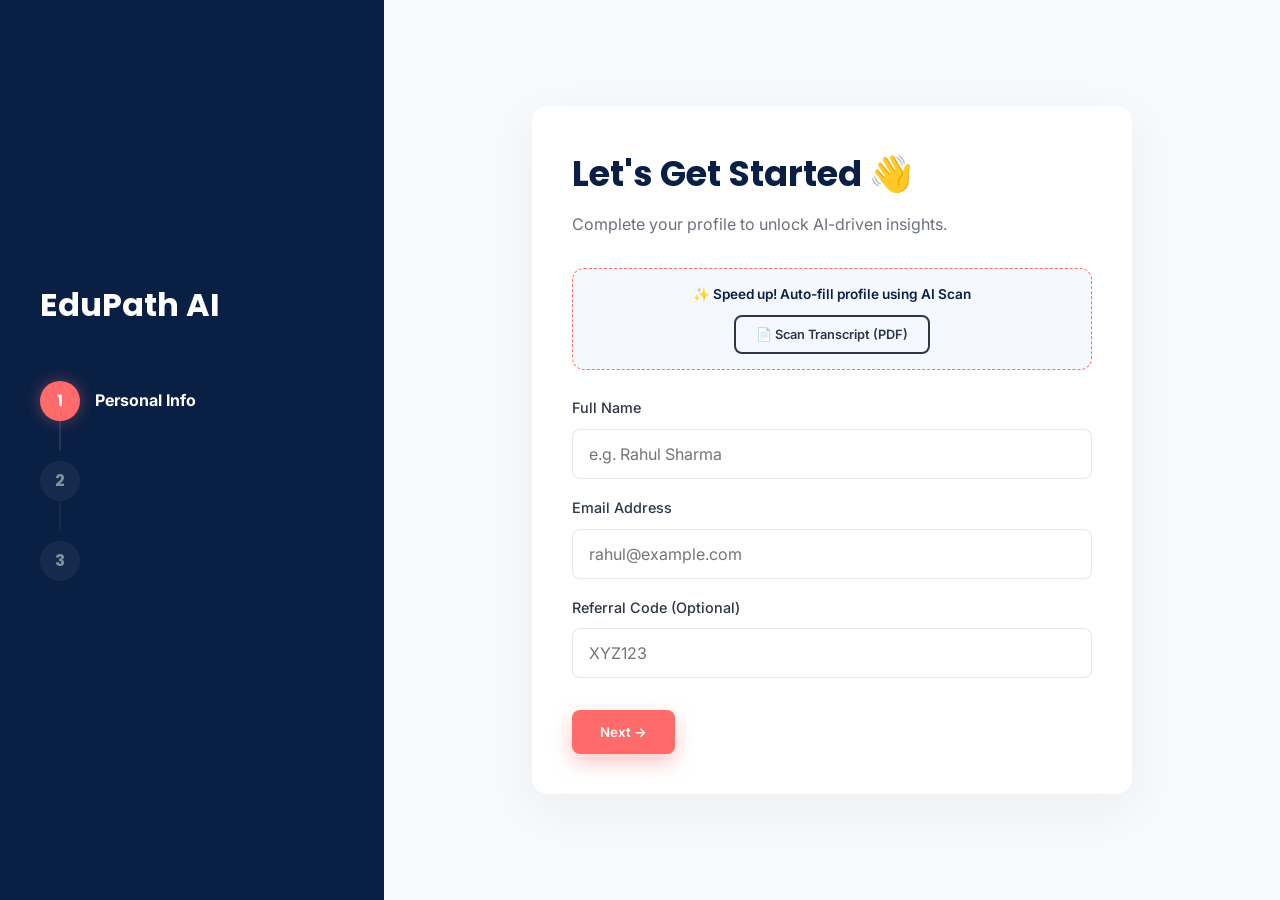
<file: frontend/profile.html>
<!DOCTYPE html>
<html lang="en">
<head>
    <meta charset="UTF-8">
    <meta name="viewport" content="width=device-width, initial-scale=1.0">
    <title>Profile Settings - EduPath AI</title>
    <link href="https://fonts.googleapis.com/css2?family=Plus+Jakarta+Sans:wght@400;500;600;700;800&display=swap" rel="stylesheet">
    <script src="js/auth.js"></script>
    <script src="js/api.js"></script>
    <script>auth.checkAuthAndRedirect();</script>
    <style>
        :root {
            --bg-soft: #f8fafc;
            --primary: #3b82f6;
            --glass: rgba(255, 255, 255, 0.7);
            --glass-border: rgba(255, 255, 255, 0.5);
            --text-dark: #0f172a;
            --text-muted: #64748b;
        }

        * { margin: 0; padding: 0; box-sizing: border-box; font-family: 'Plus Jakarta Sans', sans-serif; }
        
        body {
            background-color: var(--bg-soft);
            color: var(--text-dark);
            min-height: 100vh;
            display: flex; align-items: center; justify-content: center;
            position: relative; overflow-x: hidden;
            padding: 24px;
        }

        /* LIGHT MODE BLOBS */
        .bg-blobs {
            position: fixed; top: 0; left: 0; right: 0; bottom: 0;
            z-index: -1; filter: blur(80px); opacity: 0.6;
            background: linear-gradient(135deg, #e0f2fe 0%, #ede9fe 100%);
        }
        .blob { position: absolute; border-radius: 50%; animation: float 15s infinite alternate; }
        .blob-1 { width: 400px; height: 400px; background: #93c5fd; top: -50px; left: -100px; }
        .blob-2 { width: 350px; height: 350px; background: #c4b5fd; bottom: -50px; right: -100px; animation-delay: -5s; }
        @keyframes float { from { transform: translate(0,0) scale(1); } to { transform: translate(50px, 50px) scale(1.1); } }

        .profile-card {
            background: var(--glass);
            backdrop-filter: blur(20px);
            border: 1px solid var(--glass-border);
            border-radius: 32px;
            width: 100%; max-width: 600px;
            padding: 50px;
            box-shadow: 0 20px 40px rgba(0,0,0,0.05);
            animation: slideUp 0.6s ease;
        }
        @keyframes slideUp { from { opacity: 0; transform: translateY(40px); } to { opacity: 1; transform: translateY(0); } }

        .header { display: flex; align-items: center; gap: 20px; margin-bottom: 40px; }
        .avatar-large {
            width: 80px; height: 80px; background: var(--primary);
            color: white; border-radius: 24px;
            display: flex; align-items: center; justify-content: center;
            font-size: 2rem; font-weight: 800; box-shadow: 0 10px 20px rgba(59, 130, 246, 0.3);
        }

        .section-title { font-size: 0.75rem; font-weight: 800; text-transform: uppercase; letter-spacing: 1.5px; color: var(--text-muted); margin-bottom: 20px; display: block; }

        .info-grid { display: grid; grid-template-columns: repeat(2, 1fr); gap: 24px; margin-bottom: 40px; }
        .info-item { background: rgba(255,255,255,0.4); padding: 16px; border-radius: 16px; border: 1px solid rgba(255,255,255,0.6); }
        .info-item label { font-size: 0.75rem; color: var(--text-muted); font-weight: 600; display: block; margin-bottom: 4px; }
        .info-item span { font-size: 1rem; font-weight: 700; color: var(--text-dark); }

        .btn-group { display: flex; gap: 16px; }
        .btn {
            flex: 1; padding: 16px; border-radius: 16px; font-weight: 700;
            cursor: pointer; border: none; transition: all 0.3s;
            text-decoration: none; text-align: center;
        }
        .btn-primary { background: var(--text-dark); color: white; }
        .btn-primary:hover { transform: translateY(-3px); box-shadow: 0 10px 20px rgba(0,0,0,0.1); }
        .btn-back { background: transparent; border: 1px solid rgba(0,0,0,0.1); color: var(--text-dark); }
        .btn-back:hover { background: rgba(0,0,0,0.05); }

        @media (max-width: 600px) {
            .profile-card { padding: 30px 20px; border-radius: 24px; }
            .info-grid { grid-template-columns: 1fr; gap: 16px; }
            .header { flex-direction: column; text-align: center; }
            .btn-group { flex-direction: column; }
        }

    </style>
</head>
<body>

    <div class="bg-blobs">
        <div class="blob blob-1"></div>
        <div class="blob blob-2"></div>
    </div>

    <div class="profile-card">
        <div class="header">
            <div class="avatar-large" id="avatarInitial">S</div>
            <div>
                <h1 id="fullName" style="font-size: 1.8rem; letter-spacing: -1px;">Student Name</h1>
                <p id="email" style="color: var(--text-muted);">email@example.com</p>
            </div>
        </div>

        <span class="section-title">Academic Profile</span>
        <div class="info-grid">
            <div class="info-item">
                <label>Current Degree</label>
                <span id="degree">Fetching...</span>
            </div>
            <div class="info-item">
                <label>Cumulative GPA</label>
                <span id="gpa">Fetching...</span>
            </div>
            <div class="info-item">
                <label>Target Dream</label>
                <span id="target">Fetching...</span>
            </div>
            <div class="info-item">
                <label>Referral Code</label>
                <span id="refCode" style="color: var(--primary);">Loading...</span>
            </div>
        </div>

        <div class="btn-group">
            <a href="dashboard.html" class="btn btn-back">← Dashboard</a>
            <button onclick="auth.logout()" class="btn btn-primary" style="background: #ef4444;">Logout Account</button>
        </div>
    </div>

    <script>
        document.addEventListener("DOMContentLoaded", async () => {
            const profile = auth.getProfile();
            const sid = auth.getStudentId();
            
            if(profile) {
                document.getElementById("fullName").innerText = profile.name;
                document.getElementById("email").innerText = profile.email || "No email provided";
                document.getElementById("avatarInitial").innerText = profile.name[0];
                document.getElementById("degree").innerText = profile.degree || "N/A";
                document.getElementById("gpa").innerText = profile.gpa || "N/A";
                document.getElementById("target").innerText = `${profile.target_course} in ${profile.target_country}`;
            }

            if(sid) {
                const stats = await api.getReferralStats(sid);
                if(stats && stats.referral_code) {
                    document.getElementById("refCode").innerText = stats.referral_code;
                }
            }
        });
    </script>
</body>
</html>
</file>
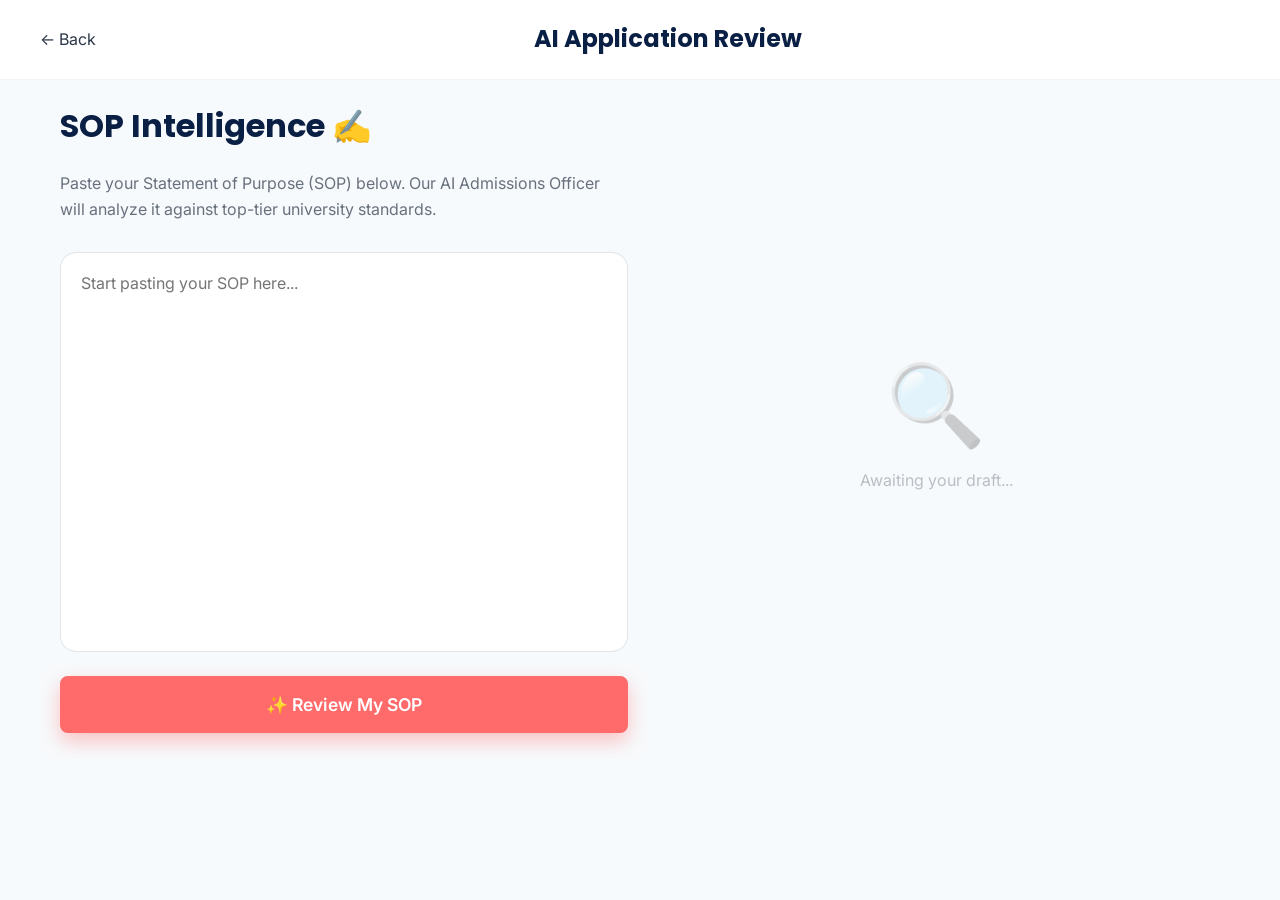
<file: frontend/sop-reviewer.html>
<!DOCTYPE html>
<html lang="en">
<head>
    <meta charset="UTF-8">
    <meta name="viewport" content="width=device-width, initial-scale=1.0">
    <title>AI SOP Reviewer - EduPath AI</title>
    <link rel="stylesheet" href="css/style.css">
    <script src="js/api.js"></script>
    <script src="js/auth.js"></script>
</head>
<body style="background: var(--neutral-light);">

    <nav class="navbar">
        <div class="logo"><a href="dashboard.html">← Back</a></div>
        <div class="logo"><h2>AI Application Review</h2></div>
        <div></div>
    </nav>

    <div style="padding-top: 100px;" class="container">
        <div class="grid grid-cols-2 gap-6">
            
            <!-- LEFT: INPUT -->
            <div class="fade-in">
                <h1 style="margin-bottom: 20px;">SOP Intelligence ✍️</h1>
                <p class="text-muted" style="margin-bottom: 30px;">Paste your Statement of Purpose (SOP) below. Our AI Admissions Officer will analyze it against top-tier university standards.</p>
                
                <textarea id="sopText" style="width:100%; height:400px; padding:20px; border-radius:16px; border:1px solid rgba(0,0,0,0.1); font-family:'Inter', sans-serif; font-size:1rem; resize:none;" placeholder="Start pasting your SOP here..."></textarea>
                
                <button id="reviewBtn" class="btn btn-primary w-full mt-4" onclick="startReview()" style="padding:18px; font-size:1.1rem;">✨ Review My SOP</button>
            </div>

            <!-- RIGHT: FEEDBACK -->
            <div id="resultsCol" class="fade-in" style="display:none; animation-delay: 0.2s;">
                <div class="card" style="background:var(--white); position:relative; overflow:hidden;">
                    <div id="scoreBadge" style="position:absolute; top:20px; right:20px; width:80px; height:80px; border-radius:50%; border:5px solid var(--secondary); display:flex; align-items:center; justify-content:center; font-weight:800; font-size:1.5rem; color:var(--primary);">85</div>
                    
                    <h2 style="margin-bottom:30px;">Analysis Report</h2>
                    
                    <div style="margin-bottom:25px;">
                        <h4 style="color:var(--accent2); margin-bottom:10px;">🟢 Core Strengths</h4>
                        <ul id="strengths" style="padding-left:20px; font-size:0.95rem;"></ul>
                    </div>

                    <div style="margin-bottom:25px;">
                        <h4 style="color:var(--secondary); margin-bottom:10px;">🔴 Critical Gaps</h4>
                        <ul id="weaknesses" style="padding-left:20px; font-size:0.95rem;"></ul>
                    </div>

                    <div style="background:rgba(59, 130, 246, 0.05); padding:20px; border-radius:12px;">
                        <h4 style="margin-bottom:10px;">💡 AI Improvement Plan</h4>
                        <p id="improvements" style="font-size:0.9rem; font-style:italic;"></p>
                    </div>
                </div>
            </div>

            <div id="placeholderCol" class="text-center" style="display:flex; flex-direction:column; align-items:center; justify-content:center; opacity:0.3;">
                <span style="font-size: 5rem;">🔍</span>
                <p>Awaiting your draft...</p>
            </div>

        </div>
    </div>

    <script>
        async function startReview() {
            const text = document.getElementById('sopText').value;
            if (text.length < 100) return alert("Please provide a longer draft (at least 100 characters).");

            const studentId = auth.getStudentId();
            const btn = document.getElementById('reviewBtn');
            btn.disabled = true;
            btn.innerText = "Analyzing Narrative...";

            const res = await api.reviewSOP({
                student_id: parseInt(studentId),
                sop_text: text
            });

            btn.disabled = false;
            btn.innerText = "✨ Review My SOP";

            if (res.error) {
                alert(res.error);
            } else {
                document.getElementById('placeholderCol').style.display = 'none';
                document.getElementById('resultsCol').style.display = 'block';
                
                document.getElementById('scoreBadge').innerText = res.score;
                
                const listStr = document.getElementById('strengths');
                listStr.innerHTML = res.strengths.map(s => `<li style="margin-bottom:8px;">${s}</li>`).join('');
                
                const listWeak = document.getElementById('weaknesses');
                listWeak.innerHTML = res.weaknesses.map(w => `<li style="margin-bottom:8px;">${w}</li>`).join('');
                
                document.getElementById('improvements').innerText = res.improvements;
                
                window.scrollTo({ top: 0, behavior: 'smooth' });
            }
        }
    </script>
</body>
</html>
</file>
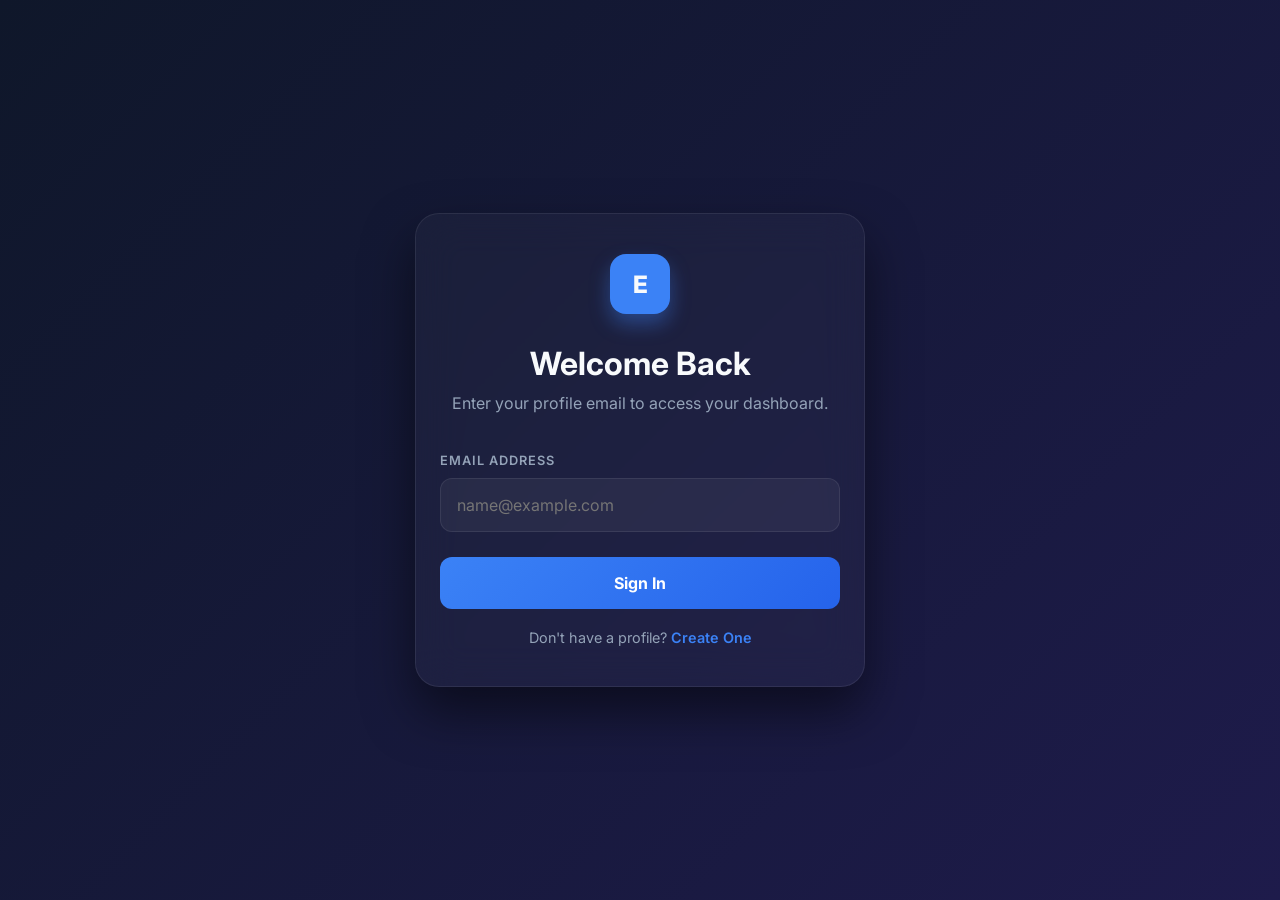
<file: frontend/timeline.html>
<!DOCTYPE html>
<html lang="en">
<head>
    <meta charset="UTF-8">
    <meta name="viewport" content="width=device-width, initial-scale=1.0">
    <title>Application Journey - EduPath AI</title>
    <link rel="stylesheet" href="css/style.css">
    <script src="js/api.js"></script>
    <script src="js/auth.js"></script>
    <style>
        .timeline-container {
            max-width: 800px;
            margin: 60px auto;
            position: relative;
            padding: 0 20px;
        }
        .timeline-line {
            position: absolute;
            left: 50%;
            top: 0;
            bottom: 0;
            width: 2px;
            background: rgba(10, 31, 68, 0.1);
            transform: translateX(-50%);
        }
        .timeline-item {
            margin-bottom: 50px;
            position: relative;
            width: 50%;
            padding: 20px;
            transition: all 0.4s ease;
        }
        .timeline-item:nth-child(even) {
            left: 50%;
            text-align: left;
        }
        .timeline-item:nth-child(odd) {
            left: 0;
            text-align: right;
        }
        .timeline-dot {
            position: absolute;
            width: 16px;
            height: 16px;
            background: var(--white);
            border: 3px solid var(--secondary);
            border-radius: 50%;
            top: 30px;
            z-index: 2;
        }
        .timeline-item:nth-child(even) .timeline-dot { left: -8px; }
        .timeline-item:nth-child(odd) .timeline-dot { right: -8px; }

        .timeline-card {
            background: var(--white);
            padding: 20px;
            border-radius: 12px;
            box-shadow: 0 10px 30px rgba(0,0,0,0.05);
            display: inline-block;
            width: 100%;
        }
        .time-date {
            font-size: 0.85rem;
            color: var(--secondary);
            font-weight: 700;
            margin-bottom: 5px;
            text-transform: uppercase;
        }
        .time-category {
            font-size: 0.7rem;
            background: var(--neutral-light);
            padding: 2px 8px;
            border-radius: 4px;
            margin-bottom: 10px;
            display: inline-block;
        }
        .status-pill {
            font-size: 0.65rem;
            padding: 2px 8px;
            border-radius: 10px;
            float: right;
        }
        .status-active { background: #dcfce7; color: #166534; }
        .status-upcoming { background: #f1f5f9; color: #475569; }
        .status-completed { background: #dbeafe; color: #1e40af; }

        @media (max-width: 600px) {
            .timeline-line { left: 20px; }
            .timeline-item { width: 100%; left: 0 !important; text-align: left !important; padding-left: 50px; }
            .timeline-dot { left: 12px !important; }
        }
    </style>
</head>
<body style="background: var(--neutral-light);">

    <nav class="navbar">
        <div class="logo"><a href="dashboard.html">← Back</a></div>
        <div class="logo"><h2>Your Multi-Month Roadmap</h2></div>
        <div></div>
    </nav>

    <div style="padding-top: 100px;" class="container">
        <div style="text-align:center; margin-bottom: 40px;" class="fade-in">
            <h1>Master Timeline</h1>
            <p>Strategically mapped milestones for your target intake.</p>
        </div>

        <div class="timeline-container" id="timelineList">
            <div class="timeline-line"></div>
            <!-- Timeline items will be injected here -->
            <div style="text-align:center; padding: 40px; color: var(--text-muted);">Generating your personalized journey...</div>
        </div>
    </div>

    <script>
        document.addEventListener("DOMContentLoaded", async () => {
            const studentId = auth.getStudentId();
            if(!studentId) return window.location.href="login.html";

            const timeline = await api.getTimeline(studentId);
            const container = document.getElementById("timelineList");
            
            if(timeline.error) {
                container.innerHTML = `<div style="color:red; text-align:center;">${timeline.error}</div>`;
                return;
            }

            // Remove loading text but keep line
            container.innerHTML = '<div class="timeline-line"></div>';

            timeline.forEach((m, index) => {
                const item = document.createElement("div");
                item.className = "timeline-item fade-in";
                item.style.animationDelay = `${index * 0.1}s`;
                
                item.innerHTML = `
                    <div class="timeline-dot"></div>
                    <div class="timeline-card">
                        <span class="status-pill status-${m.status}">${m.status.toUpperCase()}</span>
                        <div class="time-date">${m.date}</div>
                        <div class="time-category">${m.category}</div>
                        <h3 style="font-size: 1.1rem; margin-top:5px;">${m.task}</h3>
                    </div>
                `;
                container.appendChild(item);
            });
        });
    </script>
</body>
</html>
</file>
<file: frontend/css/style.css>
@import url('https://fonts.googleapis.com/css2?family=Poppins:wght@600;700&family=Inter:wght@400;500;600&family=Space+Grotesk:wght@500;700&display=swap');

:root {
  --primary: #0A1F44;
  --secondary: #FF6B6B;
  --secondary-glow: rgba(255, 107, 107, 0.4);
  --accent1: #FFD93D;
  --accent2: #6BCB77;
  --neutral-dark: #2D3748;
  --neutral-light: #F7FAFC;
  --white: #FFFFFF;
  --bg: #FFFFFF;
  --glass-bg: rgba(255, 255, 255, 0.7);
  --glass-border: rgba(255, 255, 255, 0.4);
}

* {
  box-sizing: border-box;
  margin: 0;
  padding: 0;
}

body {
  background-color: var(--bg);
  color: var(--neutral-dark);
  font-family: 'Inter', sans-serif;
  line-height: 1.6;
  overflow-x: hidden;
}

h1, h2, h3, h4, h5, h6 {
  font-family: 'Poppins', sans-serif;
  color: var(--primary);
}

.font-accent {
  font-family: 'Space Grotesk', sans-serif;
}

a { text-decoration: none; color: inherit; }

/* Neumorphic / Glass Cards */
.card {
  background: var(--white);
  border-radius: 16px;
  padding: 30px;
  box-shadow: 0 10px 40px rgba(10, 31, 68, 0.05);
  border: 1px solid rgba(10, 31, 68, 0.05);
  transition: transform 0.3s ease, box-shadow 0.3s ease;
}

.card:hover {
  transform: translateY(-5px);
  box-shadow: 0 20px 40px rgba(10, 31, 68, 0.08);
}

.glass {
  background: var(--glass-bg);
  backdrop-filter: blur(20px);
  -webkit-backdrop-filter: blur(20px);
  border: 1px solid var(--glass-border);
  box-shadow: 0 8px 32px rgba(10, 31, 68, 0.05);
}

/* Buttons */
.btn {
  display: inline-flex;
  align-items: center;
  justify-content: center;
  padding: 14px 28px;
  border-radius: 8px;
  font-family: 'Inter', sans-serif;
  font-weight: 600;
  cursor: pointer;
  border: none;
  transition: all 0.3s ease;
  position: relative;
  overflow: hidden;
  text-transform: none;
}

.btn-primary {
  background: var(--secondary);
  color: var(--white);
  box-shadow: 0 8px 20px var(--secondary-glow);
}

.btn-primary:hover {
  transform: translateY(-2px);
  box-shadow: 0 12px 25px var(--secondary-glow);
}

.btn-outline {
  background: transparent;
  border: 2px solid var(--neutral-dark);
  color: var(--neutral-dark);
}

.btn-outline:hover {
  background: var(--neutral-light);
}

/* Navigation */
.navbar {
  position: fixed;
  top: 0; left: 0; right: 0;
  height: 80px;
  display: flex;
  justify-content: space-between;
  align-items: center;
  z-index: 1000;
  padding: 0 40px;
  transition: all 0.4s ease;
  background: rgba(255, 255, 255, 0.9);
  backdrop-filter: blur(10px);
  border-bottom: 1px solid rgba(10, 31, 68, 0.05);
}

.logo h2 {
  font-size: 1.5rem;
  color: var(--primary);
  display: flex;
  align-items: center;
  gap: 10px;
}

.nav-links { display: flex; gap: 30px; align-items: center; }
.nav-links a { font-weight: 500; font-family: 'Inter', sans-serif; color: var(--neutral-dark); transition: color 0.3s; }
.nav-links a:hover { color: var(--secondary); }

/* Layout Utils */
.container {
  max-width: 1200px;
  margin: 0 auto;
  padding: 0 20px;
}
.grid { display: grid; }
.grid-cols-2 { grid-template-columns: repeat(2, 1fr); }
.grid-cols-3 { grid-template-columns: repeat(3, 1fr); }
.grid-cols-4 { grid-template-columns: repeat(4, 1fr); }
.gap-6 { gap: 1.5rem; }
.gap-4 { gap: 1rem; }
.mt-4 { margin-top: 1rem; }
.mb-4 { margin-bottom: 1rem; }
.mt-8 { margin-top: 2rem; }
.py-12 { padding-top: 5rem; padding-bottom: 5rem; }
.text-center { text-align: center; }
.w-full { width: 100%; }
.text-muted { color: var(--neutral-dark); opacity: 0.7; }

/* Forms & Inputs */
input, select {
  width: 100%;
  padding: 14px 16px;
  border-radius: 8px;
  border: 1px solid rgba(10,31,68,0.1);
  background: var(--white);
  font-family: 'Inter', sans-serif;
  font-size: 1rem;
  color: var(--primary);
  margin-top: 8px;
  transition: border-color 0.3s, box-shadow 0.3s;
}

input:focus, select:focus {
  outline: none;
  border-color: var(--secondary);
  box-shadow: 0 0 0 3px var(--secondary-glow);
}

label {
  font-weight: 500;
  font-size: 0.9rem;
  color: var(--neutral-dark);
}

/* Range Slider */
input[type=range] {
  -webkit-appearance: none;
  background: var(--neutral-light);
  height: 6px;
  border-radius: 3px;
  border: none;
  padding: 0;
}
input[type=range]::-webkit-slider-thumb {
  -webkit-appearance: none;
  appearance: none;
  width: 20px;
  height: 20px;
  border-radius: 50%;
  background: var(--secondary);
  cursor: pointer;
  box-shadow: 0 2px 5px rgba(0,0,0,0.2);
}

/* Animations */
.fade-in { animation: fadeIn 0.6s ease forwards; opacity: 0; transform: translateY(20px); }
@keyframes fadeIn { to { opacity: 1; transform: translateY(0); } }

table { width: 100%; border-collapse: collapse; margin-top: 20px; }
th, td { padding: 15px; text-align: left; border-bottom: 1px solid rgba(10,31,68,0.05); }
th { background: var(--neutral-light); font-weight: 600; color: var(--primary); }

/* Chat UI Specifics */
.chat-container { height: calc(100vh - 120px); display: flex; flex-direction: row; gap: 20px;}
.chat-messages { flex-grow: 1; overflow-y: auto; padding: 20px; display: flex; flex-direction: column; gap: 20px; }
.bubble { max-width: 80%; padding: 16px 20px; border-radius: 16px; line-height: 1.5; font-family: 'Inter', sans-serif; box-shadow: 0 2px 10px rgba(0,0,0,0.05); }
.bubble.user { background: var(--primary); color: var(--white); align-self: flex-end; border-bottom-right-radius: 4px; }
.bubble.ai { background: var(--white); color: var(--neutral-dark); border: 1px solid rgba(0,0,0,0.05); align-self: flex-start; border-bottom-left-radius: 4px; }
.chat-input-area { padding: 20px; background: var(--white); border-top: 1px solid rgba(0,0,0,0.05); border-radius: 0 0 16px 16px; display: flex; gap: 15px; }
</file>
